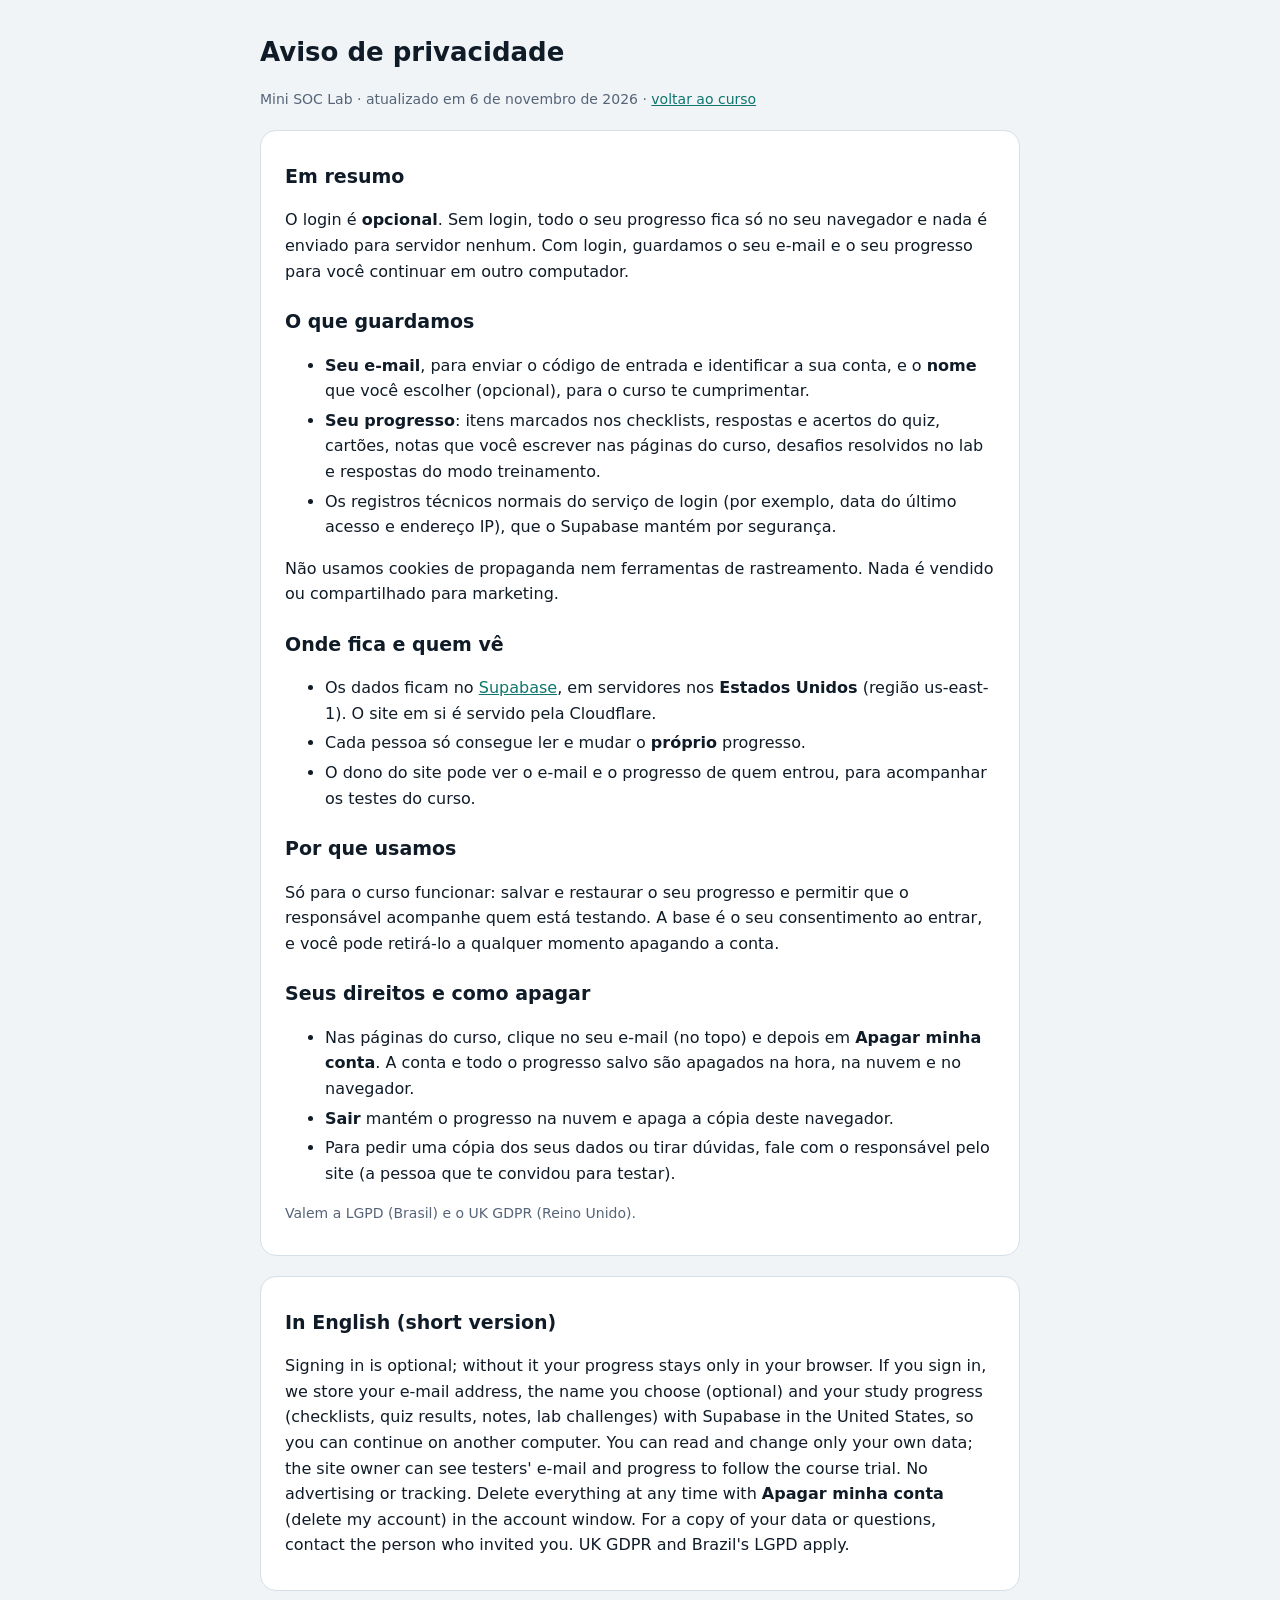
<file: privacidade.html>
<!doctype html>
<html lang="pt-BR">
<head>
<meta charset="utf-8">
<meta name="viewport" content="width=device-width, initial-scale=1">
<title>Aviso de privacidade · Mini SOC Lab</title>
<style>
:root{color-scheme:light dark;--tx:#101b28;--mu:#566478;--bg:#f1f4f7;--sf:#fff;--bd:#d6dee8;--ac:#0f766e}
@media (prefers-color-scheme:dark){:root{--tx:#e6edf5;--mu:#8c9db0;--bg:#091119;--sf:#111b27;--bd:#223244;--ac:#2dd4bf}}
body{margin:0;background:var(--bg);color:var(--tx);font:16px/1.6 "IBM Plex Sans",system-ui,-apple-system,"Segoe UI",Roboto,sans-serif}
main{max-width:760px;margin:0 auto;padding:32px 20px 64px}
section{background:var(--sf);border:1px solid var(--bd);border-radius:16px;padding:8px 24px 16px;margin-top:20px}
h1{font-size:26px;margin:0}h2{font-size:19px;margin:22px 0 6px}
.mu{color:var(--mu);font-size:14px}a{color:var(--ac)}li{margin:4px 0}
</style>
</head>
<body>
<main>
<h1>Aviso de privacidade</h1>
<p class="mu">Mini SOC Lab · atualizado em 6 de novembro de 2026 · <a href="estudar.html">voltar ao curso</a></p>

<section>
<h2>Em resumo</h2>
<p>O login é <b>opcional</b>. Sem login, todo o seu progresso fica só no seu navegador e nada é enviado para servidor nenhum. Com login, guardamos o seu e-mail e o seu progresso para você continuar em outro computador.</p>

<h2>O que guardamos</h2>
<ul>
<li><b>Seu e-mail</b>, para enviar o código de entrada e identificar a sua conta, e o <b>nome</b> que você escolher (opcional), para o curso te cumprimentar.</li>
<li><b>Seu progresso</b>: itens marcados nos checklists, respostas e acertos do quiz, cartões, notas que você escrever nas páginas do curso, desafios resolvidos no lab e respostas do modo treinamento.</li>
<li>Os registros técnicos normais do serviço de login (por exemplo, data do último acesso e endereço IP), que o Supabase mantém por segurança.</li>
</ul>
<p>Não usamos cookies de propaganda nem ferramentas de rastreamento. Nada é vendido ou compartilhado para marketing.</p>

<h2>Onde fica e quem vê</h2>
<ul>
<li>Os dados ficam no <a href="https://supabase.com/privacy" target="_blank" rel="noopener">Supabase</a>, em servidores nos <b>Estados Unidos</b> (região us-east-1). O site em si é servido pela Cloudflare.</li>
<li>Cada pessoa só consegue ler e mudar o <b>próprio</b> progresso.</li>
<li>O dono do site pode ver o e-mail e o progresso de quem entrou, para acompanhar os testes do curso.</li>
</ul>

<h2>Por que usamos</h2>
<p>Só para o curso funcionar: salvar e restaurar o seu progresso e permitir que o responsável acompanhe quem está testando. A base é o seu consentimento ao entrar, e você pode retirá-lo a qualquer momento apagando a conta.</p>

<h2>Seus direitos e como apagar</h2>
<ul>
<li>Nas páginas do curso, clique no seu e-mail (no topo) e depois em <b>Apagar minha conta</b>. A conta e todo o progresso salvo são apagados na hora, na nuvem e no navegador.</li>
<li><b>Sair</b> mantém o progresso na nuvem e apaga a cópia deste navegador.</li>
<li>Para pedir uma cópia dos seus dados ou tirar dúvidas, fale com o responsável pelo site (a pessoa que te convidou para testar).</li>
</ul>
<p class="mu">Valem a LGPD (Brasil) e o UK GDPR (Reino Unido).</p>
</section>

<section lang="en">
<h2>In English (short version)</h2>
<p>Signing in is optional; without it your progress stays only in your browser. If you sign in, we store your e-mail address, the name you choose (optional) and your study progress (checklists, quiz results, notes, lab challenges) with Supabase in the United States, so you can continue on another computer. You can read and change only your own data; the site owner can see testers' e-mail and progress to follow the course trial. No advertising or tracking. Delete everything at any time with <b>Apagar minha conta</b> (delete my account) in the account window. For a copy of your data or questions, contact the person who invited you. UK GDPR and Brazil's LGPD apply.</p>
</section>
</main>
</body>
</html>
</file>
